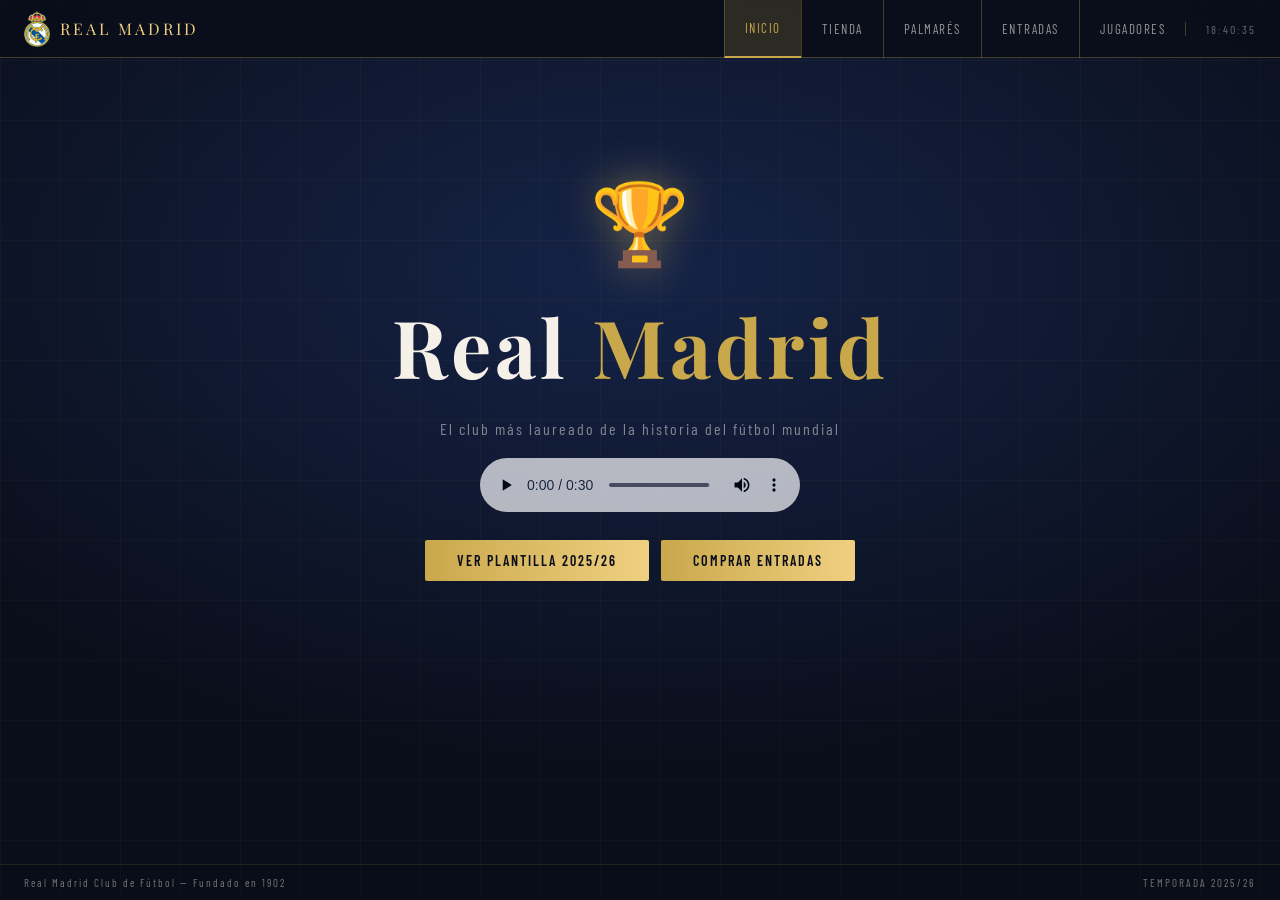
<file: index.html>
<!DOCTYPE html>
<html lang="es">
<head>
  <meta charset="UTF-8">
  <meta name="viewport" content="width=device-width, initial-scale=1.0">
  <title>Real Madrid CF</title>
  <link href="https://fonts.googleapis.com/css2?family=Playfair+Display:wght@700;900&family=Barlow+Condensed:wght@300;400;600&display=swap" rel="stylesheet">
  <link rel="stylesheet" href="style.css">
</head>
<body>

<div class="page-bg"></div>
<div class="grid-bg"></div>

<header>
  <a href="index.html" class="logo-wrap">
   <img src="madrid.png" alt="Escudo Real Madrid" style="height:36px;">
    <span class="club-name">Real Madrid</span>
  </a>
  <nav>
    <a href="index.html" class="active">Inicio</a>
    <a href="tienda.html">Tienda</a>
    <a href="palmares.html">Palmarés</a>
    <a href="entradas.html">Entradas</a>
    <a href="jugadores.html">Jugadores</a>
  </nav>
  <span id="clock"></span>
</header>

<main>
  <div class="home-hero">
    <div class="escudo-big">🏆</div>
    <h1>Real <span>Madrid</span></h1>
    <p>El club más laureado de la historia del fútbol mundial</p>
    <audio controls autoplay loop>
      <source src="himno.mp3" type="audio/mpeg">
      Tu navegador no soporta audio HTML5.
    </audio>
    <div class="home-links">
      <a href="jugadores.html" class="btn-gold">Ver Plantilla 2025/26</a>
      <a href="entradas.html" class="btn-gold">Comprar Entradas</a>
    </div>
  </div>
</main>

<footer>
  <span>Real Madrid Club de Fútbol — Fundado en 1902</span>
  <span id="footer-clock"></span>
</footer>

<script>
  function tick() {
    const t = new Date().toLocaleTimeString('es-ES', { hour:'2-digit', minute:'2-digit', second:'2-digit' });
    document.getElementById('clock').textContent = t;
    document.getElementById('footer-clock').textContent = 'TEMPORADA 2025/26';
  }
  tick();
  setInterval(tick, 1000);
</script>

</body>
</html>
</file>
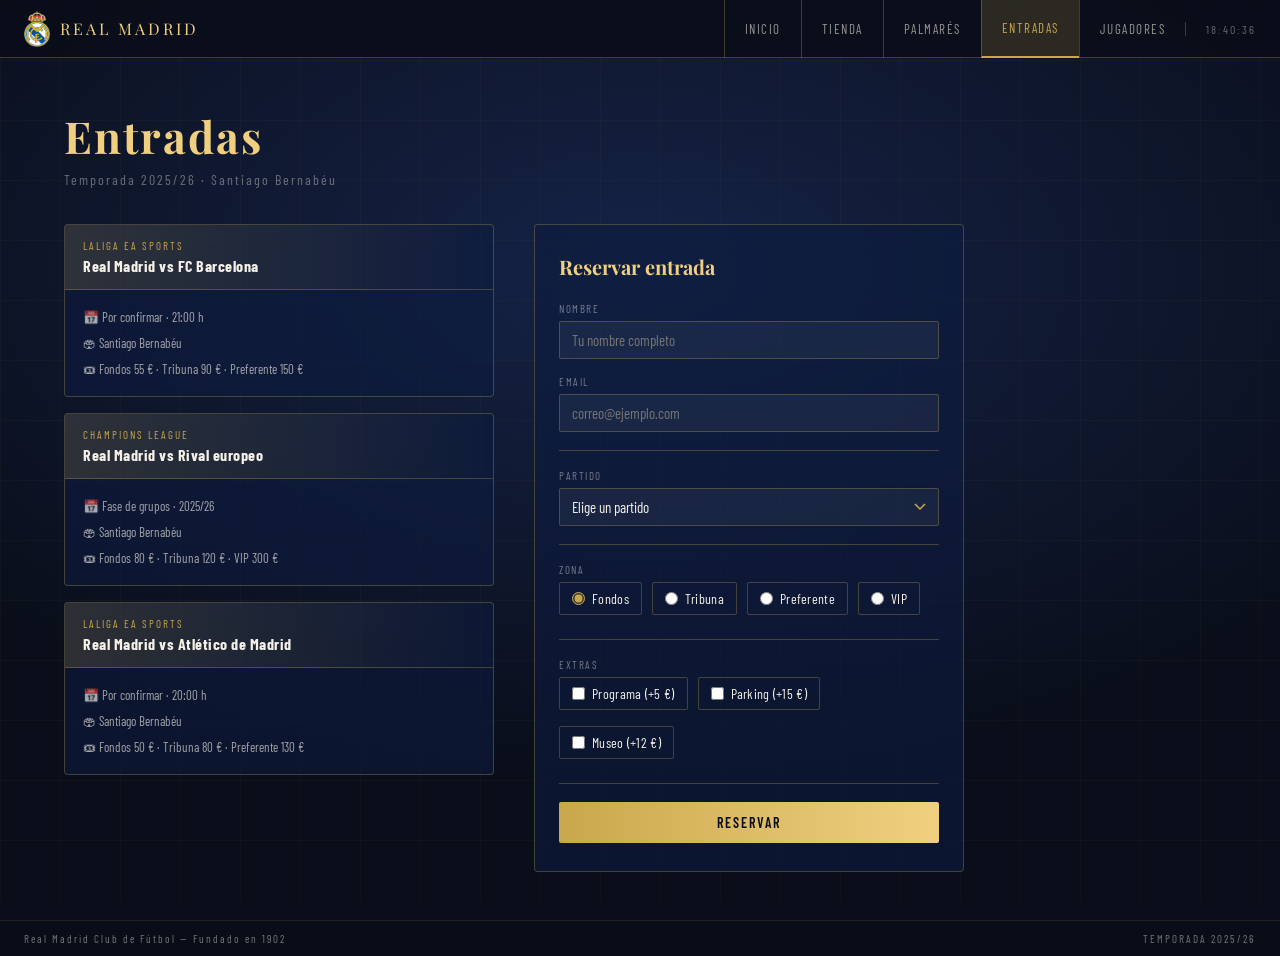
<file: entradas.html>
<!DOCTYPE html>
<html lang="es">
<head>
  <meta charset="UTF-8">
  <meta name="viewport" content="width=device-width, initial-scale=1.0">
  <title>Entradas — Real Madrid CF</title>
  <link href="https://fonts.googleapis.com/css2?family=Playfair+Display:wght@700;900&family=Barlow+Condensed:wght@300;400;600&display=swap" rel="stylesheet">
  <link rel="stylesheet" href="style.css">
  <style>
    .entradas-wrap {
      display: grid;
      grid-template-columns: 1fr 1fr;
      gap: 40px;
      max-width: 900px;
    }

    @media (max-width: 700px) {
      .entradas-wrap { grid-template-columns: 1fr; }
    }

    /* Partidos */
    .partido-card {
      background: rgba(13,27,62,.6);
      border: 1px solid var(--border);
      border-radius: 4px;
      overflow: hidden;
      margin-bottom: 16px;
      transition: border-color .2s;
    }
    .partido-card:hover { border-color: rgba(201,168,76,.6); }

    .partido-header {
      background: linear-gradient(90deg, rgba(201,168,76,.18) 0%, transparent);
      padding: 14px 18px;
      border-bottom: 1px solid var(--border);
    }
    .partido-header .comp {
      font-size: 11px;
      letter-spacing: 2px;
      color: var(--gold);
      text-transform: uppercase;
      margin-bottom: 4px;
    }
    .partido-header h3 { font-size: 16px; }

    .partido-body {
      padding: 14px 18px;
      font-size: 13px;
      opacity: .65;
      line-height: 2;
    }

    /* Formulario */
    .form-simple {
      background: rgba(13,27,62,.6);
      border: 1px solid var(--border);
      border-radius: 4px;
      padding: 28px 24px;
    }

    .form-simple h3 {
      font-family: 'Playfair Display', serif;
      font-size: 20px;
      color: var(--gold2);
      margin-bottom: 22px;
    }

    .campo {
      margin-bottom: 16px;
    }

    .campo label {
      display: block;
      font-size: 11px;
      letter-spacing: 1.5px;
      text-transform: uppercase;
      opacity: .45;
      margin-bottom: 6px;
    }

    .campo input[type="text"],
    .campo input[type="email"],
    .campo select {
      width: 100%;
      background: rgba(255,255,255,.05);
      border: 1px solid var(--border);
      border-radius: 2px;
      color: var(--white);
      font-family: 'Barlow Condensed', sans-serif;
      font-size: 15px;
      padding: 9px 12px;
      outline: none;
      transition: border-color .2s;
    }

    .campo input:focus,
    .campo select:focus {
      border-color: var(--gold);
    }

    .campo select {
      cursor: pointer;
      appearance: none;
      background-image: url("data:image/svg+xml,%3Csvg xmlns='http://www.w3.org/2000/svg' width='12' height='8'%3E%3Cpath d='M1 1l5 5 5-5' stroke='%23C9A84C' stroke-width='1.5' fill='none'/%3E%3C/svg%3E");
      background-repeat: no-repeat;
      background-position: right 12px center;
      padding-right: 32px;
    }

    .campo select option { background: #0D1B3E; }

    /* Radio y check inline */
    .opciones {
      display: flex;
      flex-wrap: wrap;
      gap: 10px;
      margin-top: 4px;
    }

    .opciones label {
      display: flex;
      align-items: center;
      gap: 7px;
      font-size: 14px;
      letter-spacing: .3px;
      opacity: 1;
      cursor: pointer;
      text-transform: none;
      padding: 7px 12px;
      border: 1px solid var(--border);
      border-radius: 2px;
      transition: border-color .2s, background .2s;
    }

    .opciones label:hover {
      border-color: rgba(201,168,76,.5);
      background: rgba(201,168,76,.07);
    }

    .opciones input { accent-color: var(--gold); cursor: pointer; }

    .linea {
      border: none;
      border-top: 1px solid var(--border);
      margin: 18px 0;
    }

    .aviso {
      display: none;
      margin-top: 16px;
      padding: 14px 16px;
      background: rgba(201,168,76,.1);
      border: 1px solid var(--gold);
      border-radius: 4px;
      font-size: 14px;
      color: var(--gold2);
      text-align: center;
      letter-spacing: .5px;
    }
  </style>
</head>
<body>

<div class="page-bg"></div>
<div class="grid-bg"></div>

<header>
  <a href="index.html" class="logo-wrap">
    <img src="madrid.png" alt="Escudo Real Madrid" style="height:36px;">
    <span class="club-name">Real Madrid</span>
  </a>
  <nav>
    <a href="index.html">Inicio</a>
    <a href="tienda.html">Tienda</a>
    <a href="palmares.html">Palmarés</a>
    <a href="entradas.html" class="active">Entradas</a>
    <a href="jugadores.html">Jugadores</a>
  </nav>
  <span id="clock"></span>
</header>

<main>
  <h2 class="sec-title">Entradas</h2>
  <p class="sec-sub">Temporada 2025/26 · Santiago Bernabéu</p>

  <div class="entradas-wrap">

    <!-- PARTIDOS -->
    <section>
      <div class="partido-card">
        <div class="partido-header">
          <div class="comp">LaLiga EA Sports</div>
          <h3>Real Madrid vs FC Barcelona</h3>
        </div>
        <div class="partido-body">
          📅 Por confirmar · 21:00 h<br>
          🏟 Santiago Bernabéu<br>
          🎟 Fondos 55 € · Tribuna 90 € · Preferente 150 €
        </div>
      </div>

      <div class="partido-card">
        <div class="partido-header">
          <div class="comp">Champions League</div>
          <h3>Real Madrid vs Rival europeo</h3>
        </div>
        <div class="partido-body">
          📅 Fase de grupos · 2025/26<br>
          🏟 Santiago Bernabéu<br>
          🎟 Fondos 80 € · Tribuna 120 € · VIP 300 €
        </div>
      </div>

      <div class="partido-card">
        <div class="partido-header">
          <div class="comp">LaLiga EA Sports</div>
          <h3>Real Madrid vs Atlético de Madrid</h3>
        </div>
        <div class="partido-body">
          📅 Por confirmar · 20:00 h<br>
          🏟 Santiago Bernabéu<br>
          🎟 Fondos 50 € · Tribuna 80 € · Preferente 130 €
        </div>
      </div>
    </section>

    <!-- FORMULARIO SIMPLE -->
    <section>
      <div class="form-simple">
        <h3>Reservar entrada</h3>

        <form onsubmit="reservar(event)">

          <div class="campo">
            <label for="nombre">Nombre</label>
            <input type="text" id="nombre" placeholder="Tu nombre completo">
          </div>

          <div class="campo">
            <label for="email">Email</label>
            <input type="text" id="email" placeholder="correo@ejemplo.com">
          </div>

          <hr class="linea">

          <div class="campo">
            <label for="partido">Partido</label>
            <select id="partido">
              <option value="" disabled selected>Elige un partido</option>
              <option>Real Madrid vs FC Barcelona</option>
              <option>Real Madrid · Champions League</option>
              <option>Real Madrid vs Atlético de Madrid</option>
            </select>
          </div>

          <hr class="linea">

          <div class="campo">
            <label>Zona</label>
            <div class="opciones">
              <label><input type="radio" name="zona" value="fondos" checked> Fondos</label>
              <label><input type="radio" name="zona" value="tribuna"> Tribuna</label>
              <label><input type="radio" name="zona" value="preferente"> Preferente</label>
              <label><input type="radio" name="zona" value="vip"> VIP</label>
            </div>
          </div>

          <hr class="linea">

          <div class="campo">
            <label>Extras</label>
            <div class="opciones">
              <label><input type="checkbox" value="programa"> Programa (+5 €)</label>
              <label><input type="checkbox" value="parking"> Parking (+15 €)</label>
              <label><input type="checkbox" value="museo"> Museo (+12 €)</label>
            </div>
          </div>

          <hr class="linea">

          <button type="submit" class="btn-gold" style="width:100%">Reservar</button>

        </form>

        <div class="aviso" id="aviso">
          ✅ ¡Reserva recibida! Te escribimos al correo.
        </div>

      </div>
    </section>

  </div>
</main>

<footer>
  <span>Real Madrid Club de Fútbol — Fundado en 1902</span>
  <span>TEMPORADA 2025/26</span>
</footer>

<script>
  function reservar(e) {
    e.preventDefault();

    const nombre = document.getElementById('nombre').value;
    const partido = document.getElementById('partido').value;
    const zona = document.querySelector('input[name="zona"]:checked').value;

    const aviso = document.getElementById('aviso');

    aviso.style.display = 'block';

    aviso.innerHTML =
      '✅ Reserva realizada por ' + nombre +
      '<br>Partido: ' + partido +
      '<br>Zona: ' + zona;
  }

  function tick() {
    const t = new Date().toLocaleTimeString('es-ES', {
      hour:'2-digit',
      minute:'2-digit',
      second:'2-digit'
    });

    document.getElementById('clock').textContent = t;
  }

  tick();
  setInterval(tick, 1000);
</script>
</body>
</html>
</file>
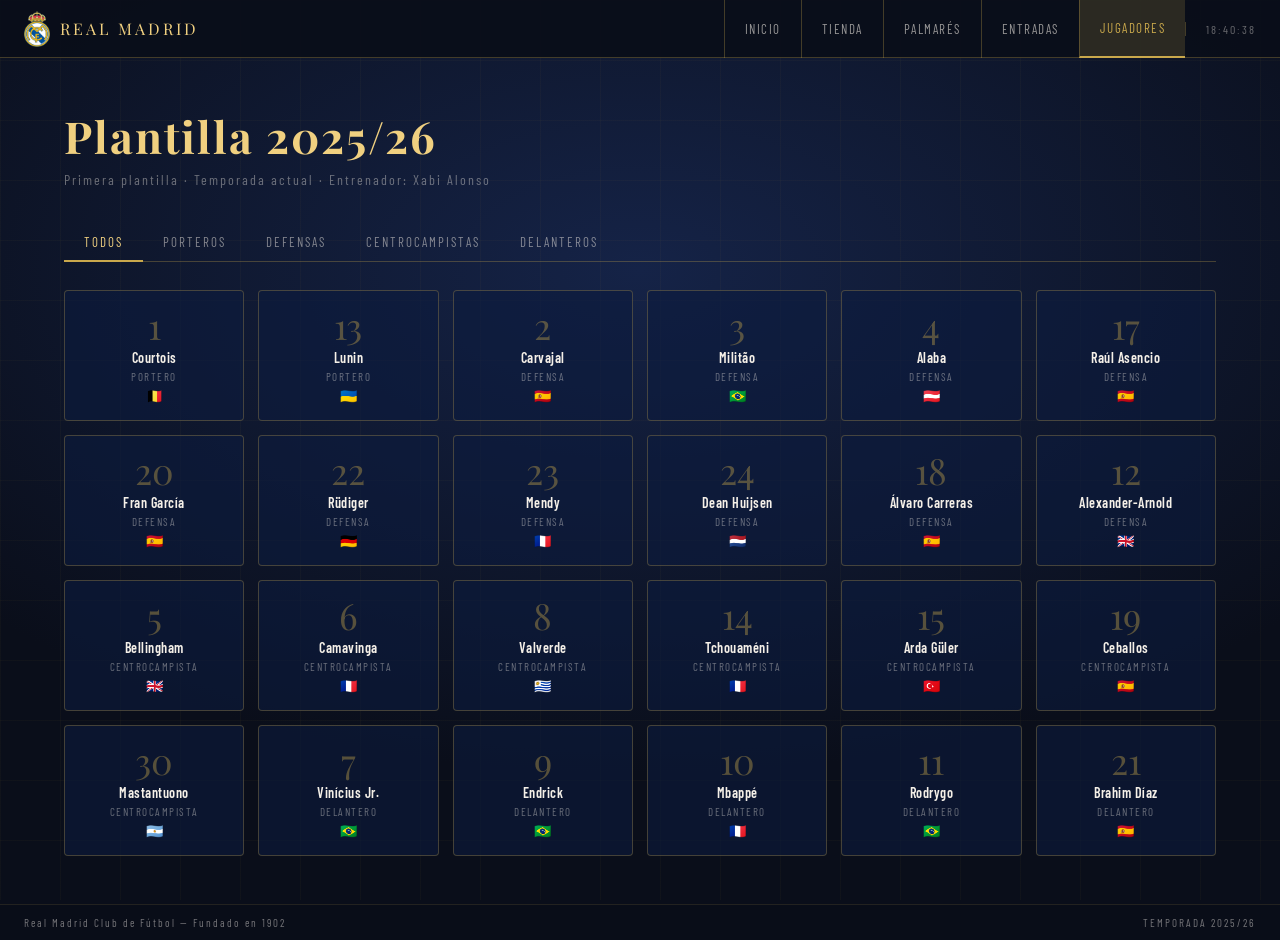
<file: jugadores.html>
<!DOCTYPE html>
<html lang="es">
<head>
  <meta charset="UTF-8">
  <meta name="viewport" content="width=device-width, initial-scale=1.0">
  <title>Jugadores — Real Madrid CF</title>
  <link href="https://fonts.googleapis.com/css2?family=Playfair+Display:wght@700;900&family=Barlow+Condensed:wght@300;400;600&display=swap" rel="stylesheet">
  <link rel="stylesheet" href="style.css">
</head>
<body>

<div class="page-bg"></div>
<div class="grid-bg"></div>

<header>
  <a href="index.html" class="logo-wrap">
    <img src="madrid.png" alt="Escudo Real Madrid" style="height:36px;">
    <span class="club-name">Real Madrid</span>
  </a>
  <nav>
    <a href="index.html">Inicio</a>
    <a href="tienda.html">Tienda</a>
    <a href="palmares.html">Palmarés</a>
    <a href="entradas.html">Entradas</a>
    <a href="jugadores.html" class="active">Jugadores</a>
  </nav>
  <span id="clock"></span>
</header>

<main>
  <h2 class="sec-title">Plantilla 2025/26</h2>
  <p class="sec-sub">Primera plantilla · Temporada actual · Entrenador: Xabi Alonso</p>

  <div class="tabs">
    <button class="tab active" onclick="filtrar('todos', this)">Todos</button>
    <button class="tab" onclick="filtrar('portero', this)">Porteros</button>
    <button class="tab" onclick="filtrar('defensa', this)">Defensas</button>
    <button class="tab" onclick="filtrar('centrocampista', this)">Centrocampistas</button>
    <button class="tab" onclick="filtrar('delantero', this)">Delanteros</button>
  </div>

  <div class="jugadores-grid" id="jugadores-grid"></div>
</main>

<!-- TOOLTIP -->
<div class="tooltip" id="tooltip">
  <div class="tooltip-header">
    <div class="tooltip-num" id="tt-num"></div>
    <div>
      <div class="tooltip-nombre" id="tt-nombre"></div>
      <div class="tooltip-nac"    id="tt-nac"></div>
    </div>
  </div>
  <div class="tooltip-fila">
    <span class="tooltip-label">Edad</span>
    <span class="tooltip-valor" id="tt-edad"></span>
  </div>
  <div class="tooltip-fila">
    <span class="tooltip-label">Posición</span>
    <span class="tooltip-valor" id="tt-pos"></span>
  </div>
  <div class="tooltip-fila">
    <span class="tooltip-label">País</span>
    <span class="tooltip-valor" id="tt-pais"></span>
  </div>
  <div class="tooltip-bio" id="tt-bio"></div>
</div>

<footer>
  <span>Real Madrid Club de Fútbol — Fundado en 1902</span>
  <span>TEMPORADA 2025/26</span>
</footer>

<script>
const jugadores = [
  { num:1,  nom:'Courtois',         pos:'portero',        nac:'🇧🇪', pais:'Bélgica',    edad:33, bio:'Portero titular y uno de los mejores del mundo. Figura clave en la Champions 2021/22 con una actuación histórica en la final.' },
  { num:13, nom:'Lunin',            pos:'portero',        nac:'🇺🇦', pais:'Ucrania',    edad:25, bio:'Segundo portero. Salvó al Madrid en la Champions 2023/24 parando penaltis decisivos ante el Manchester City y el Bayern.' },
  { num:2,  nom:'Carvajal',         pos:'defensa',        nac:'🇪🇸', pais:'España',     edad:33, bio:'Lateral derecho histórico del club. Ganador de múltiples Champions con el Madrid. Volvió tras una grave lesión de rodilla.' },
  { num:3,  nom:'Militão',          pos:'defensa',        nac:'🇧🇷', pais:'Brasil',     edad:27, bio:'Central potente y seguro. Forma junto a Rüdiger la pareja central titular. Se recuperó de una rotura de ligamentos en 2023.' },
  { num:4,  nom:'Alaba',            pos:'defensa',        nac:'🇦🇹', pais:'Austria',    edad:33, bio:'Central versátil y zurdo. También se recupera de una grave lesión de rodilla sufrida en diciembre de 2023.' },
  { num:17, nom:'Raúl Asencio',     pos:'defensa',        nac:'🇪🇸', pais:'España',     edad:21, bio:'Joven central de la cantera madridista. Debutó en el primer equipo cubriendo las bajas de Militão y Alaba con gran nivel.' },
  { num:20, nom:'Fran García',      pos:'defensa',        nac:'🇪🇸', pais:'España',     edad:25, bio:'Lateral izquierdo canterano. Regresó al Madrid tras su etapa en el Rayo Vallecano para cubrir el puesto de Mendy.' },
  { num:22, nom:'Rüdiger',          pos:'defensa',        nac:'🇩🇪', pais:'Alemania',   edad:32, bio:'Central dominador en el juego aéreo y uno de los líderes defensivos. Fichó libre del Chelsea en 2022.' },
  { num:23, nom:'Mendy',            pos:'defensa',        nac:'🇫🇷', pais:'Francia',    edad:30, bio:'Lateral izquierdo con gran proyección ofensiva. Ha sufrido varias lesiones que le han impedido tener continuidad.' },
  { num:24, nom:'Dean Huijsen',     pos:'defensa',        nac:'🇳🇱', pais:'Holanda',    edad:19, bio:'Joven central holandés fichado en el verano de 2025. Llegó tras destacar en la Premier League. Gran futuro por delante.' },
  { num:18, nom:'Álvaro Carreras',  pos:'defensa',        nac:'🇪🇸', pais:'España',     edad:23, bio:'Lateral izquierdo canterano del Benfica. Fichado en 2025 como alternativa por la banda izquierda.' },
  { num:12, nom:'Alexander-Arnold', pos:'defensa',        nac:'🇬🇧', pais:'Inglaterra', edad:26, bio:'Lateral derecho con mentalidad de centrocampista. Llegó libre del Liverpool en 2025. Uno de los mejores asistentes del mundo.' },
  { num:5,  nom:'Bellingham',       pos:'centrocampista', nac:'🇬🇧', pais:'Inglaterra', edad:22, bio:'Mediocampista total. Llegó del Dortmund en 2023 y arrasó en su primera temporada con 23 goles. Renovado hasta 2029.' },
  { num:6,  nom:'Camavinga',        pos:'centrocampista', nac:'🇫🇷', pais:'Francia',    edad:22, bio:'Centrocampista dinámico y elegante. Fichado con 18 años del Stade Rennais. Especialista en grandes noches europeas.' },
  { num:8,  nom:'Valverde',         pos:'centrocampista', nac:'🇺🇾', pais:'Uruguay',    edad:27, bio:'Motor del mediocampo. Su capacidad física y goles desde segunda línea le han convertido en indiscutible para Xabi Alonso.' },
  { num:14, nom:'Tchouaméni',       pos:'centrocampista', nac:'🇫🇷', pais:'Francia',    edad:25, bio:'Pivote defensivo con gran presencia física. Llegó del Mónaco en 2022. Ha madurado mucho y es pieza clave en el once.' },
  { num:15, nom:'Arda Güler',       pos:'centrocampista', nac:'🇹🇷', pais:'Turquía',    edad:20, bio:'Joya turca con enorme calidad técnica. Fichado del Fenerbahçe en 2023. Destaca por su regate, visión de juego y disparo.' },
  { num:19, nom:'Ceballos',         pos:'centrocampista', nac:'🇪🇸', pais:'España',     edad:29, bio:'Centrocampista técnico de la cantera del Betis. Renovó su contrato para aportar experiencia y calidad al equipo.' },
  { num:30, nom:'Mastantuono',      pos:'centrocampista', nac:'🇦🇷', pais:'Argentina',  edad:17, bio:'Joya argentina del River Plate. Fichaje estrella del verano 2025. Se le compara con Messi por su calidad y visión de juego.' },
  { num:7,  nom:'Vinícius Jr.',     pos:'delantero',      nac:'🇧🇷', pais:'Brasil',     edad:25, bio:'Extremo zurdo explosivo y desequilibrante. Balón de Oro 2024. Es el referente ofensivo del Madrid en los últimos años.' },
  { num:9,  nom:'Endrick',          pos:'delantero',      nac:'🇧🇷', pais:'Brasil',     edad:19, bio:'Delantero centro llegado del Palmeiras en 2024. Físico poderoso para su edad. Promesa del fútbol mundial.' },
  { num:10, nom:'Mbappé',           pos:'delantero',      nac:'🇫🇷', pais:'Francia',    edad:26, bio:'Delantero más rápido del mundo. Llegó libre del PSG en 2024 cumpliendo su sueño de infancia. Máximo goleador del equipo.' },
  { num:11, nom:'Rodrygo',          pos:'delantero',      nac:'🇧🇷', pais:'Brasil',     edad:24, bio:'Extremo polivalente con gran olfato goleador. Hombre para las grandes noches europeas. Renovó hasta 2028.' },
  { num:21, nom:'Brahim Díaz',      pos:'delantero',      nac:'🇪🇸', pais:'España',     edad:26, bio:'Mediapunta con gran creatividad. Tras su etapa en el Milan regresó al Madrid y se ha ganado la titularidad.' },
];

const posNombre = { portero:'Portero', defensa:'Defensa', centrocampista:'Centrocampista', delantero:'Delantero' };

function renderJugadores(lista) {
  const g = document.getElementById('jugadores-grid');
  g.innerHTML = lista.map(j => `
    <div class="jugador-card"
      onmouseenter="mostrarTooltip(event, ${j.num})"
      onmousemove="moverTooltip(event)"
      onmouseleave="ocultarTooltip()">
      <div class="jugador-num">${j.num}</div>
      <div class="jugador-nombre">${j.nom}</div>
      <div class="jugador-pos">${j.pos}</div>
      <div class="jugador-nac">${j.nac}</div>
    </div>`).join('');
}
renderJugadores(jugadores);

function filtrar(pos, btn) {
  document.querySelectorAll('.tab').forEach(t => t.classList.remove('active'));
  btn.classList.add('active');
  renderJugadores(pos === 'todos' ? jugadores : jugadores.filter(j => j.pos === pos));
}

const tt = document.getElementById('tooltip');
let ttVisible = false;

function mostrarTooltip(e, num) {
  const j = jugadores.find(x => x.num === num);
  if (!j) return;
  document.getElementById('tt-num').textContent    = j.num;
  document.getElementById('tt-nombre').textContent = j.nom;
  document.getElementById('tt-nac').textContent    = j.nac + ' ' + j.pais;
  document.getElementById('tt-edad').textContent   = j.edad + ' años';
  document.getElementById('tt-pos').textContent    = posNombre[j.pos] || j.pos;
  document.getElementById('tt-pais').textContent   = j.pais;
  document.getElementById('tt-bio').textContent    = j.bio;
  posicionarTooltip(e);
  tt.classList.add('visible');
  ttVisible = true;
}

function moverTooltip(e) {
  if (ttVisible) posicionarTooltip(e);
}

function posicionarTooltip(e) {
  const margen = 16, tw = 230, th = 200;
  let x = e.clientX + margen;
  let y = e.clientY + margen;
  if (x + tw > window.innerWidth  - margen) x = e.clientX - tw - margen;
  if (y + th > window.innerHeight - margen) y = e.clientY - th - margen;
  tt.style.left = x + 'px';
  tt.style.top  = y + 'px';
}

function ocultarTooltip() {
  tt.classList.remove('visible');
  ttVisible = false;
}

function tick() {
  const t = new Date().toLocaleTimeString('es-ES', { hour:'2-digit', minute:'2-digit', second:'2-digit' });
  document.getElementById('clock').textContent = t;
}
tick(); setInterval(tick, 1000);
</script>

</body>
</html>
</file>
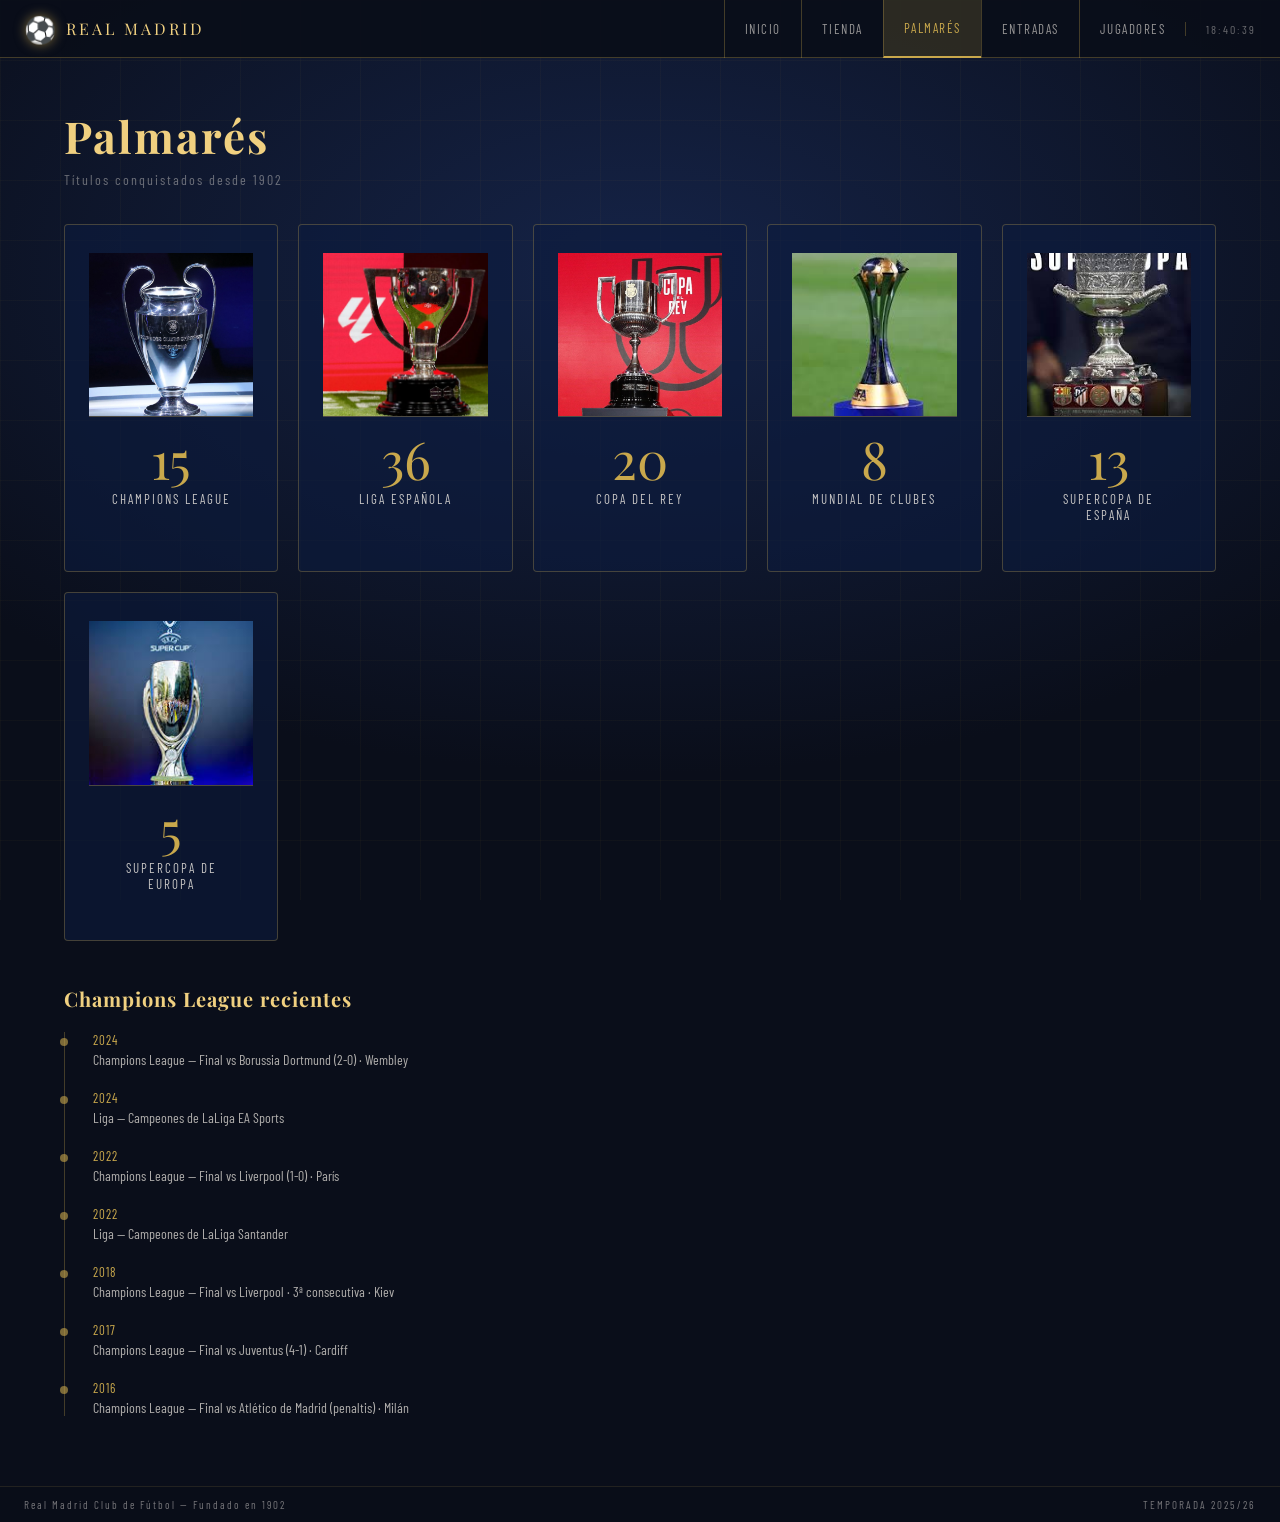
<file: palmares.html>
<!DOCTYPE html>
<html lang="es">
<head>
  <meta charset="UTF-8">
  <meta name="viewport" content="width=device-width, initial-scale=1.0">
  <title>Palmarés — Real Madrid CF</title>
  <link href="https://fonts.googleapis.com/css2?family=Playfair+Display:wght@700;900&family=Barlow+Condensed:wght@300;400;600&display=swap" rel="stylesheet">
  <link rel="stylesheet" href="style.css">
  <style>
    .trofeo-card {
      background: rgba(13,27,62,.6);
      border: 1px solid var(--border);
      border-radius: 4px;
      overflow: hidden;
      text-align: center;
      transition: background .2s, transform .2s;
    }

    .trofeo-card:hover {
      background: rgba(201,168,76,.1);
      transform: translateY(-3px);
    }

    .trofeo-card .copa-img {
      width: 100%;
      aspect-ratio: 1 / 1;
      overflow: hidden;
      background: rgba(255,255,255,.04);
      display: flex;
      align-items: center;
      justify-content: center;
      border-bottom: 1px solid var(--border);
    }

    .trofeo-card .copa-img img {
      width: 100%;
      height: 100%;
      object-fit: cover;
      transition: transform .35s ease;
    }

    .trofeo-card:hover .copa-img img { transform: scale(1.06); }

    .trofeo-card .copa-img img.error-img { display: none; }

    .trofeo-card .copa-img .copa-fallback {
      font-size: 52px;
      opacity: .2;
      display: none;
    }

    .trofeo-card .copa-img img.error-img + .copa-fallback { display: block; }

    .trofeo-card .copa-info {
      padding: 16px 12px 20px;
    }

    .trofeo-card .big-num {
      font-family: 'Playfair Display', serif;
      font-size: 52px;
      color: var(--gold);
      line-height: 1;
    }

    .trofeo-card .trofeo-nom {
      font-size: 13px;
      letter-spacing: 2px;
      text-transform: uppercase;
      margin-top: 6px;
      opacity: .8;
    }
  </style>
</head>
<body>

<div class="page-bg"></div>
<div class="grid-bg"></div>

<header>
  <a href="index.html" class="logo-wrap">
    <span class="escudo">⚽</span>
    <span class="club-name">Real Madrid</span>
  </a>
  <nav>
    <a href="index.html">Inicio</a>
    <a href="tienda.html">Tienda</a>
    <a href="palmares.html" class="active">Palmarés</a>
    <a href="entradas.html">Entradas</a>
    <a href="jugadores.html">Jugadores</a>
  </nav>
  <span id="clock"></span>
</header>

<main>
  <h2 class="sec-title">Palmarés</h2>
  <p class="sec-sub">Títulos conquistados desde 1902</p>

  <div class="trofeos-grid">

    <div class="trofeo-card">
      <div class="copa-img">
        <img src="copa-champions.jpg" alt="Trofeo Champions League Real Madrid" onerror="this.classList.add('error-img')">
        <span class="copa-fallback">🏆</span>
      </div>
      <div class="copa-info">
        <div class="big-num">15</div>
        <div class="trofeo-nom">Champions League</div>
      </div>
    </div>

    <div class="trofeo-card">
      <div class="copa-img">
        <img src="copa-liga.jpg" alt="Trofeo Liga Española Real Madrid" onerror="this.classList.add('error-img')">
        <span class="copa-fallback">🥇</span>
      </div>
      <div class="copa-info">
        <div class="big-num">36</div>
        <div class="trofeo-nom">Liga Española</div>
      </div>
    </div>

    <div class="trofeo-card">
      <div class="copa-img">
        <img src="copa-rey.jpg" alt="Trofeo Copa del Rey Real Madrid" onerror="this.classList.add('error-img')">
        <span class="copa-fallback">🏅</span>
      </div>
      <div class="copa-info">
        <div class="big-num">20</div>
        <div class="trofeo-nom">Copa del Rey</div>
      </div>
    </div>

    <div class="trofeo-card">
      <div class="copa-img">
        <img src="copa-mundial.jpg" alt="Trofeo Mundial de Clubes Real Madrid" onerror="this.classList.add('error-img')">
        <span class="copa-fallback">🌍</span>
      </div>
      <div class="copa-info">
        <div class="big-num">8</div>
        <div class="trofeo-nom">Mundial de Clubes</div>
      </div>
    </div>

    <div class="trofeo-card">
      <div class="copa-img">
        <img src="copa-supercopa-esp.jpg" alt="Trofeo Supercopa de España Real Madrid" onerror="this.classList.add('error-img')">
        <span class="copa-fallback">⭐</span>
      </div>
      <div class="copa-info">
        <div class="big-num">13</div>
        <div class="trofeo-nom">Supercopa de España</div>
      </div>
    </div>

    <div class="trofeo-card">
      <div class="copa-img">
        <img src="copa-supercopa-eur.jpg" alt="Trofeo Supercopa de Europa Real Madrid" onerror="this.classList.add('error-img')">
        <span class="copa-fallback">🌟</span>
      </div>
      <div class="copa-info">
        <div class="big-num">5</div>
        <div class="trofeo-nom">Supercopa de Europa</div>
      </div>
    </div>

  </div>

  <h3 style="font-family:'Playfair Display',serif;font-size:20px;color:var(--gold2);letter-spacing:1px;margin:40px 0 20px;">Champions League recientes</h3>
  <div class="timeline">
    <div class="tl-item">
      <div class="tl-year">2024</div>
      <div class="tl-desc">Champions League — Final vs Borussia Dortmund (2-0) · Wembley</div>
    </div>
    <div class="tl-item">
      <div class="tl-year">2024</div>
      <div class="tl-desc">Liga — Campeones de LaLiga EA Sports</div>
    </div>
    <div class="tl-item">
      <div class="tl-year">2022</div>
      <div class="tl-desc">Champions League — Final vs Liverpool (1-0) · París</div>
    </div>
    <div class="tl-item">
      <div class="tl-year">2022</div>
      <div class="tl-desc">Liga — Campeones de LaLiga Santander</div>
    </div>
    <div class="tl-item">
      <div class="tl-year">2018</div>
      <div class="tl-desc">Champions League — Final vs Liverpool · 3ª consecutiva · Kiev</div>
    </div>
    <div class="tl-item">
      <div class="tl-year">2017</div>
      <div class="tl-desc">Champions League — Final vs Juventus (4-1) · Cardiff</div>
    </div>
    <div class="tl-item">
      <div class="tl-year">2016</div>
      <div class="tl-desc">Champions League — Final vs Atlético de Madrid (penaltis) · Milán</div>
    </div>
  </div>
</main>

<footer>
  <span>Real Madrid Club de Fútbol — Fundado en 1902</span>
  <span>TEMPORADA 2025/26</span>
</footer>

<script>
  function tick() {
    const t = new Date().toLocaleTimeString('es-ES', { hour:'2-digit', minute:'2-digit', second:'2-digit' });
    document.getElementById('clock').textContent = t;
  }
  tick(); setInterval(tick, 1000);
</script>

</body>
</html>
</file>
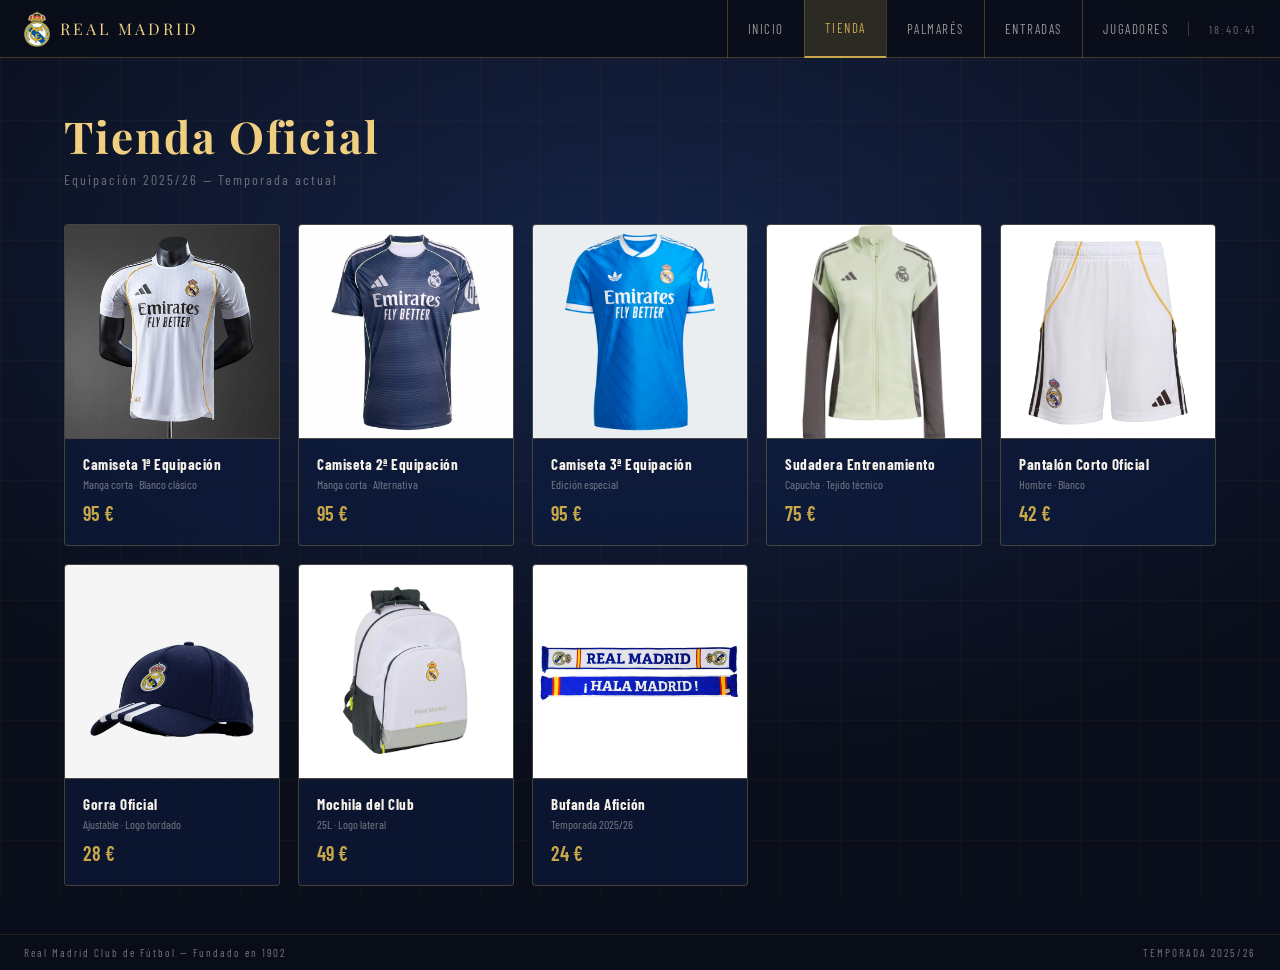
<file: tienda.html>
<!DOCTYPE html>
<html lang="es">
<head>
  <meta charset="UTF-8">
  <meta name="viewport" content="width=device-width, initial-scale=1.0">
  <title>Tienda Oficial — Real Madrid CF</title>
  <link href="https://fonts.googleapis.com/css2?family=Playfair+Display:wght@700;900&family=Barlow+Condensed:wght@300;400;600&display=swap" rel="stylesheet">
  <link rel="stylesheet" href="style.css">
</head>
<body>

<div class="page-bg"></div>
<div class="grid-bg"></div>

<header>
  <a href="index.html" class="logo-wrap">
    <img src="madrid.png" alt="Escudo Real Madrid" style="height:36px;">
    <span class="club-name">Real Madrid</span>
  </a>
  <nav>
    <a href="index.html">Inicio</a>
    <a href="tienda.html" class="active">Tienda</a>
    <a href="palmares.html">Palmarés</a>
    <a href="entradas.html">Entradas</a>
    <a href="jugadores.html">Jugadores</a>
  </nav>
  <span id="clock"></span>
</header>

<main>
  <h2 class="sec-title">Tienda Oficial</h2>
  <p class="sec-sub">Equipación 2025/26 — Temporada actual</p>

  <div class="tienda-grid">

    <article class="tienda-card">
      <div class="img-wrap">
        <img src="camiseta1.jpg" alt="Camiseta primera equipación Real Madrid 2025/26 blanca" onerror="this.classList.add('error-img')">
        <span class="img-fallback">🎽</span>
      </div>
      <div class="info">
        <h3>Camiseta 1ª Equipación</h3>
        <p>Manga corta · Blanco clásico</p>
        <div class="precio">95 €</div>
      </div>
    </article>

    <article class="tienda-card">
      <div class="img-wrap">
        <img src="camiseta2.jpg" alt="Camiseta segunda equipación Real Madrid 2025/26 alternativa" onerror="this.classList.add('error-img')">
        <span class="img-fallback">🎽</span>
      </div>
      <div class="info">
        <h3>Camiseta 2ª Equipación</h3>
        <p>Manga corta · Alternativa</p>
        <div class="precio">95 €</div>
      </div>
    </article>

    <article class="tienda-card">
      <div class="img-wrap">
        <img src="camiseta3.jpg" alt="Camiseta tercera equipación Real Madrid 2025/26 edición especial" onerror="this.classList.add('error-img')">
        <span class="img-fallback">🎽</span>
      </div>
      <div class="info">
        <h3>Camiseta 3ª Equipación</h3>
        <p>Edición especial</p>
        <div class="precio">95 €</div>
      </div>
    </article>

    <article class="tienda-card">
      <div class="img-wrap">
        <img src="sudadera.jpg" alt="Sudadera de entrenamiento oficial Real Madrid con capucha" onerror="this.classList.add('error-img')">
        <span class="img-fallback">🧥</span>
      </div>
      <div class="info">
        <h3>Sudadera Entrenamiento</h3>
        <p>Capucha · Tejido técnico</p>
        <div class="precio">75 €</div>
      </div>
    </article>

    <article class="tienda-card">
      <div class="img-wrap">
        <img src="pantalon.jpg" alt="Pantalón corto oficial Real Madrid blanco temporada 2025/26" onerror="this.classList.add('error-img')">
        <span class="img-fallback">👖</span>
      </div>
      <div class="info">
        <h3>Pantalón Corto Oficial</h3>
        <p>Hombre · Blanco</p>
        <div class="precio">42 €</div>
      </div>
    </article>

    <article class="tienda-card">
      <div class="img-wrap">
        <img src="gorra.jpg" alt="Gorra oficial Real Madrid ajustable con logo bordado" onerror="this.classList.add('error-img')">
        <span class="img-fallback">🧢</span>
      </div>
      <div class="info">
        <h3>Gorra Oficial</h3>
        <p>Ajustable · Logo bordado</p>
        <div class="precio">28 €</div>
      </div>
    </article>

    <article class="tienda-card">
      <div class="img-wrap">
        <img src="mochila.jpg" alt="Mochila oficial Real Madrid 25 litros con logo lateral" onerror="this.classList.add('error-img')">
        <span class="img-fallback">🎒</span>
      </div>
      <div class="info">
        <h3>Mochila del Club</h3>
        <p>25L · Logo lateral</p>
        <div class="precio">49 €</div>
      </div>
    </article>

    <article class="tienda-card">
      <div class="img-wrap">
        <img src="bufanda.jpg" alt="Bufanda de afición oficial Real Madrid temporada 2025/26" onerror="this.classList.add('error-img')">
        <span class="img-fallback">🏅</span>
      </div>
      <div class="info">
        <h3>Bufanda Afición</h3>
        <p>Temporada 2025/26</p>
        <div class="precio">24 €</div>
      </div>
    </article>

  </div>
</main>

<footer>
  <span>Real Madrid Club de Fútbol — Fundado en 1902</span>
  <span>TEMPORADA 2025/26</span>
</footer>

<script>
  function tick() {
    const t = new Date().toLocaleTimeString('es-ES', { hour:'2-digit', minute:'2-digit', second:'2-digit' });
    document.getElementById('clock').textContent = t;
  }
  tick(); setInterval(tick, 1000);
</script>

</body>
</html>
</file>
<file: style.css>
/* ── RESET Y VARIABLES ── */
*, *::before, *::after {
  box-sizing: border-box;
  margin: 0;
  padding: 0;
}

:root {
  --gold:   #C9A84C;
  --gold2:  #F0D080;
  --dark:   #0A0E1A;
  --navy:   #0D1B3E;
  --white:  #F5F0E8;
  --border: rgba(201, 168, 76, 0.3);
}

html, body {
  min-height: 100%;
}

body {
  font-family: 'Barlow Condensed', sans-serif;
  background: #0A0E1A;
  color: var(--white);
  display: flex;
  flex-direction: column;
  min-height: 100vh;
}

/* ── FONDO ── */
.page-bg {
  position: fixed;
  inset: 0;
  z-index: 0;
  background: radial-gradient(ellipse 100% 80% at 50% 30%, #152347 0%, #0A0E1A 70%);
  pointer-events: none;
}

.grid-bg {
  position: fixed;
  inset: 0;
  z-index: 0;
  pointer-events: none;
  background-image:
    linear-gradient(rgba(201,168,76,.04) 1px, transparent 1px),
    linear-gradient(90deg, rgba(201,168,76,.04) 1px, transparent 1px);
  background-size: 60px 60px;
}

/* ── HEADER ── */
header {
  position: relative;
  z-index: 10;
  display: flex;
  align-items: center;
  background: rgba(10,14,26,.95);
  border-bottom: 1px solid var(--border);
  padding: 0 24px;
  height: 58px;
  flex-shrink: 0;
}

.logo-wrap {
  display: flex;
  align-items: center;
  gap: 10px;
  text-decoration: none;
}

.logo-wrap .escudo {
  font-size: 26px;
  filter: drop-shadow(0 0 6px rgba(201,168,76,.6));
}

.logo-wrap .club-name {
  font-family: 'Playfair Display', serif;
  font-size: 16px;
  letter-spacing: 3px;
  color: var(--gold2);
  text-transform: uppercase;
}

/* ── NAV ── */
nav {
  display: flex;
  gap: 0;
  margin-left: auto;
}

nav a {
  display: flex;
  align-items: center;
  border-left: 1px solid var(--border);
  color: rgba(245,240,232,.6);
  font-family: 'Barlow Condensed', sans-serif;
  font-size: 13px;
  letter-spacing: 1.5px;
  text-transform: uppercase;
  padding: 0 20px;
  height: 58px;
  text-decoration: none;
  transition: background .2s, color .2s;
}

nav a:hover {
  background: rgba(201,168,76,.1);
  color: var(--gold2);
}

nav a.active {
  background: rgba(201,168,76,.18);
  color: var(--gold);
  border-bottom: 2px solid var(--gold);
}

#clock {
  font-size: 12px;
  letter-spacing: 2px;
  color: rgba(245,240,232,.4);
  padding-left: 20px;
  border-left: 1px solid var(--border);
}

/* ── MAIN ── */
main {
  position: relative;
  z-index: 1;
  flex: 1;
  padding: 48px clamp(20px, 5vw, 64px);
}

/* ── FOOTER ── */
footer {
  position: relative;
  z-index: 10;
  background: rgba(10,14,26,.95);
  border-top: 1px solid var(--border);
  display: flex;
  align-items: center;
  justify-content: space-between;
  padding: 0 24px;
  height: 36px;
  font-size: 11px;
  letter-spacing: 2px;
  opacity: .45;
  flex-shrink: 0;
}

/* ── TÍTULOS ── */
.sec-title {
  font-family: 'Playfair Display', serif;
  font-size: clamp(24px, 4vw, 44px);
  color: var(--gold2);
  letter-spacing: 2px;
  margin-bottom: 6px;
}

.sec-sub {
  font-size: 14px;
  letter-spacing: 2px;
  opacity: .4;
  margin-bottom: 36px;
}

/* ── BOTÓN DORADO ── */
.btn-gold {
  background: linear-gradient(90deg, var(--gold) 0%, var(--gold2) 100%);
  color: var(--dark);
  border: none;
  padding: 12px 32px;
  font-family: 'Barlow Condensed', sans-serif;
  font-size: 14px;
  letter-spacing: 2px;
  text-transform: uppercase;
  font-weight: 600;
  cursor: pointer;
  border-radius: 2px;
  transition: opacity .2s, transform .1s;
  display: inline-block;
  text-decoration: none;
}

.btn-gold:hover {
  opacity: .85;
  transform: scale(1.02);
}

/* ══════════════════════════════
   INDEX / HOME
══════════════════════════════ */
.home-hero {
  display: flex;
  flex-direction: column;
  align-items: center;
  justify-content: center;
  text-align: center;
  gap: 20px;
  min-height: 60vh;
}

.home-hero .escudo-big {
  font-size: 80px;
  filter: drop-shadow(0 0 20px rgba(201,168,76,.5));
  animation: pulse 3s ease-in-out infinite;
}

@keyframes pulse {
  0%,100% { filter: drop-shadow(0 0 20px rgba(201,168,76,.5)); }
  50%      { filter: drop-shadow(0 0 40px rgba(201,168,76,.85)); }
}

.home-hero h1 {
  font-family: 'Playfair Display', serif;
  font-size: clamp(38px, 7vw, 80px);
  letter-spacing: 4px;
}

.home-hero h1 span { color: var(--gold); }

.home-hero p {
  font-size: 16px;
  letter-spacing: 2px;
  opacity: .5;
  max-width: 440px;
}

.home-hero audio {
  width: 320px;
  max-width: 90vw;
  opacity: .7;
  filter: sepia(.5) hue-rotate(180deg);
}

.home-links {
  display: flex;
  gap: 12px;
  flex-wrap: wrap;
  justify-content: center;
  margin-top: 8px;
}

/* ══════════════════════════════
   TIENDA
══════════════════════════════ */
.tienda-grid {
  display: grid;
  grid-template-columns: repeat(auto-fill, minmax(210px, 1fr));
  gap: 18px;
}

.tienda-card {
  background: rgba(13,27,62,.6);
  border: 1px solid var(--border);
  border-radius: 4px;
  overflow: hidden;
  cursor: pointer;
  display: flex;
  flex-direction: column;
  transition: background .2s, transform .2s, border-color .2s;
}

.tienda-card:hover {
  background: rgba(201,168,76,.1);
  border-color: rgba(201,168,76,.7);
  transform: translateY(-4px);
}

.tienda-card .img-wrap {
  width: 100%;
  aspect-ratio: 1 / 1;
  overflow: hidden;
  background: rgba(255,255,255,.04);
  display: flex;
  align-items: center;
  justify-content: center;
  border-bottom: 1px solid var(--border);
}

.tienda-card .img-wrap img {
  width: 100%;
  height: 100%;
  object-fit: cover;
  transition: transform .35s ease;
  display: block;
}

.tienda-card:hover .img-wrap img { transform: scale(1.06); }

.tienda-card .img-wrap img.error-img { display: none; }

.tienda-card .img-wrap .img-fallback {
  font-size: 52px;
  opacity: .2;
  display: none;
}

.tienda-card .img-wrap img.error-img + .img-fallback { display: block; }

.tienda-card .info { padding: 16px 18px 20px; }

.tienda-card h3 {
  font-size: 15px;
  letter-spacing: .5px;
  margin-bottom: 4px;
}

.tienda-card p {
  font-size: 12px;
  opacity: .45;
  margin-bottom: 10px;
}

.tienda-card .precio {
  font-size: 20px;
  color: var(--gold);
  font-weight: 600;
}

/* ══════════════════════════════
   PALMARÉS
══════════════════════════════ */
.trofeos-grid {
  display: grid;
  grid-template-columns: repeat(auto-fill, minmax(200px, 1fr));
  gap: 20px;
  margin-bottom: 44px;
}

.trofeo-card {
  background: rgba(13,27,62,.6);
  border: 1px solid var(--border);
  border-radius: 4px;
  padding: 28px 24px;
  text-align: center;
  transition: background .2s, transform .2s;
}

.trofeo-card:hover {
  background: rgba(201,168,76,.1);
  transform: translateY(-3px);
}

.trofeo-card .big-num {
  font-family: 'Playfair Display', serif;
  font-size: 64px;
  color: var(--gold);
  line-height: 1;
}

.trofeo-card .trofeo-nom {
  font-size: 14px;
  letter-spacing: 2px;
  text-transform: uppercase;
  margin-top: 8px;
  opacity: .8;
}

.trofeo-card .trofeo-emoji { font-size: 28px; margin-bottom: 8px; }

.timeline {
  border-left: 1px solid var(--border);
  padding-left: 28px;
}

.tl-item { margin-bottom: 22px; position: relative; }

.tl-item::before {
  content: '';
  position: absolute;
  left: -33px; top: 6px;
  width: 8px; height: 8px;
  border-radius: 50%;
  background: var(--gold);
  opacity: .6;
}

.tl-item .tl-year { font-size: 13px; color: var(--gold); letter-spacing: 1px; }
.tl-item .tl-desc { font-size: 14px; opacity: .7; margin-top: 3px; }

/* ══════════════════════════════
   ENTRADAS — FORMULARIO
══════════════════════════════ */
.entradas-grid {
  display: grid;
  grid-template-columns: 1fr 1fr;
  gap: 32px;
}

@media (max-width: 860px) {
  .entradas-grid { grid-template-columns: 1fr; }
}

.partidos-lista { display: flex; flex-direction: column; gap: 16px; }

.partido-card {
  background: rgba(13,27,62,.6);
  border: 1px solid var(--border);
  border-radius: 4px;
  overflow: hidden;
  transition: transform .2s, border-color .2s;
}

.partido-card:hover {
  transform: translateY(-2px);
  border-color: rgba(201,168,76,.7);
}

.partido-header {
  background: linear-gradient(90deg, rgba(201,168,76,.2) 0%, transparent);
  padding: 14px 18px;
  border-bottom: 1px solid var(--border);
}

.partido-header .competicion {
  font-size: 11px;
  letter-spacing: 2px;
  color: var(--gold);
  text-transform: uppercase;
  margin-bottom: 3px;
}

.partido-header h3 { font-size: 16px; letter-spacing: .5px; }

.partido-body { padding: 14px 18px; }

.partido-info { display: flex; flex-direction: column; gap: 5px; margin-bottom: 12px; }
.partido-info span { font-size: 13px; opacity: .65; }

.precio-zona { display: flex; gap: 10px; flex-wrap: wrap; }

.zona {
  background: rgba(201,168,76,.1);
  border: 1px solid var(--border);
  border-radius: 2px;
  padding: 3px 10px;
  font-size: 12px;
  letter-spacing: 1px;
}

.zona span { color: var(--gold); font-weight: 600; }

/* FORMULARIO */
.form-card {
  background: rgba(13,27,62,.6);
  border: 1px solid var(--border);
  border-radius: 4px;
  padding: 28px 28px 32px;
}

.form-card h3 {
  font-family: 'Playfair Display', serif;
  font-size: 20px;
  color: var(--gold2);
  margin-bottom: 24px;
  letter-spacing: 1px;
}

.form-group { margin-bottom: 18px; }

.form-group label {
  display: block;
  font-size: 11px;
  letter-spacing: 2px;
  text-transform: uppercase;
  opacity: .5;
  margin-bottom: 7px;
}

.form-group input[type="text"],
.form-group input[type="email"],
.form-group input[type="number"],
.form-group select,
.form-group textarea {
  width: 100%;
  background: rgba(255,255,255,.05);
  border: 1px solid var(--border);
  border-radius: 2px;
  color: var(--white);
  font-family: 'Barlow Condensed', sans-serif;
  font-size: 14px;
  padding: 10px 14px;
  outline: none;
  transition: border-color .2s;
}

.form-group input[type="text"]:focus,
.form-group input[type="email"]:focus,
.form-group input[type="number"]:focus,
.form-group select:focus,
.form-group textarea:focus {
  border-color: var(--gold);
}

.form-group select {
  cursor: pointer;
  appearance: none;
  background-image: url("data:image/svg+xml,%3Csvg xmlns='http://www.w3.org/2000/svg' width='12' height='8' viewBox='0 0 12 8'%3E%3Cpath d='M1 1l5 5 5-5' stroke='%23C9A84C' stroke-width='1.5' fill='none'/%3E%3C/svg%3E");
  background-repeat: no-repeat;
  background-position: right 14px center;
  padding-right: 36px;
}

.form-group select option { background: #0D1B3E; color: var(--white); }

.form-group textarea { resize: vertical; min-height: 80px; }

/* radio y checkbox */
.radio-group, .check-group {
  display: flex;
  flex-direction: column;
  gap: 10px;
}

.radio-group label,
.check-group label {
  display: flex;
  align-items: center;
  gap: 10px;
  font-size: 14px;
  letter-spacing: .5px;
  opacity: 1;
  cursor: pointer;
  text-transform: none;
}

.radio-group input[type="radio"],
.check-group input[type="checkbox"] {
  accent-color: var(--gold);
  width: 16px;
  height: 16px;
  cursor: pointer;
}

.form-divider {
  border: none;
  border-top: 1px solid var(--border);
  margin: 20px 0;
}

/* ══════════════════════════════
   JUGADORES
══════════════════════════════ */
.tabs {
  display: flex;
  border-bottom: 1px solid var(--border);
  margin-bottom: 28px;
  flex-wrap: wrap;
}

.tab {
  background: none;
  border: none;
  border-bottom: 2px solid transparent;
  color: rgba(245,240,232,.5);
  font-family: 'Barlow Condensed', sans-serif;
  font-size: 13px;
  letter-spacing: 2px;
  text-transform: uppercase;
  padding: 10px 20px;
  cursor: pointer;
  transition: color .2s, border-color .2s;
  margin-bottom: -1px;
}

.tab.active, .tab:hover {
  color: var(--gold2);
  border-bottom-color: var(--gold);
}

.jugadores-grid {
  display: grid;
  grid-template-columns: repeat(auto-fill, minmax(155px, 1fr));
  gap: 14px;
}

.jugador-card {
  position: relative;
  background: rgba(13,27,62,.6);
  border: 1px solid var(--border);
  border-radius: 4px;
  padding: 16px;
  text-align: center;
  cursor: pointer;
  transition: background .2s, transform .2s, border-color .2s;
}

.jugador-card:hover {
  background: rgba(201,168,76,.12);
  transform: translateY(-4px);
  border-color: rgba(201,168,76,.6);
}

.jugador-num {
  font-family: 'Playfair Display', serif;
  font-size: 36px;
  color: var(--gold);
  opacity: .4;
  line-height: 1;
}

.jugador-nombre {
  font-size: 14px;
  letter-spacing: .5px;
  margin-top: 6px;
  font-weight: 600;
}

.jugador-pos {
  font-size: 11px;
  letter-spacing: 1.5px;
  opacity: .4;
  text-transform: uppercase;
  margin-top: 4px;
}

.jugador-nac { font-size: 14px; margin-top: 4px; }

/* ── TOOLTIP ── */
.tooltip {
  position: fixed;
  background: rgba(8,12,28,.97);
  border: 1px solid var(--gold);
  border-radius: 6px;
  padding: 14px 16px;
  width: 230px;
  pointer-events: none;
  z-index: 999;
  opacity: 0;
  transform: translateY(6px);
  transition: opacity .2s ease, transform .2s ease;
  box-shadow: 0 8px 32px rgba(0,0,0,.7);
}

.tooltip.visible { opacity: 1; transform: translateY(0); }

.tooltip-header {
  display: flex;
  align-items: center;
  gap: 10px;
  margin-bottom: 10px;
  padding-bottom: 10px;
  border-bottom: 1px solid var(--border);
}

.tooltip-num {
  font-family: 'Playfair Display', serif;
  font-size: 28px;
  color: var(--gold);
  opacity: .5;
  line-height: 1;
  min-width: 32px;
}

.tooltip-nombre { font-size: 15px; font-weight: 600; letter-spacing: .5px; color: var(--white); }
.tooltip-nac    { font-size: 13px; opacity: .5; margin-top: 1px; }

.tooltip-fila {
  display: flex;
  justify-content: space-between;
  align-items: baseline;
  margin-bottom: 5px;
}

.tooltip-label { font-size: 11px; letter-spacing: 1.5px; text-transform: uppercase; opacity: .4; }
.tooltip-valor { font-size: 13px; color: var(--gold2); }

.tooltip-bio {
  font-size: 12px;
  opacity: .55;
  margin-top: 10px;
  padding-top: 10px;
  border-top: 1px solid var(--border);
  line-height: 1.6;
  letter-spacing: .3px;
}

/* ── MENSAJE ÉXITO FORMULARIO ── */
.form-success {
  display: none;
  background: rgba(201,168,76,.12);
  border: 1px solid var(--gold);
  border-radius: 4px;
  padding: 16px 20px;
  margin-top: 16px;
  font-size: 14px;
  letter-spacing: 1px;
  color: var(--gold2);
  text-align: center;
}
</file>
